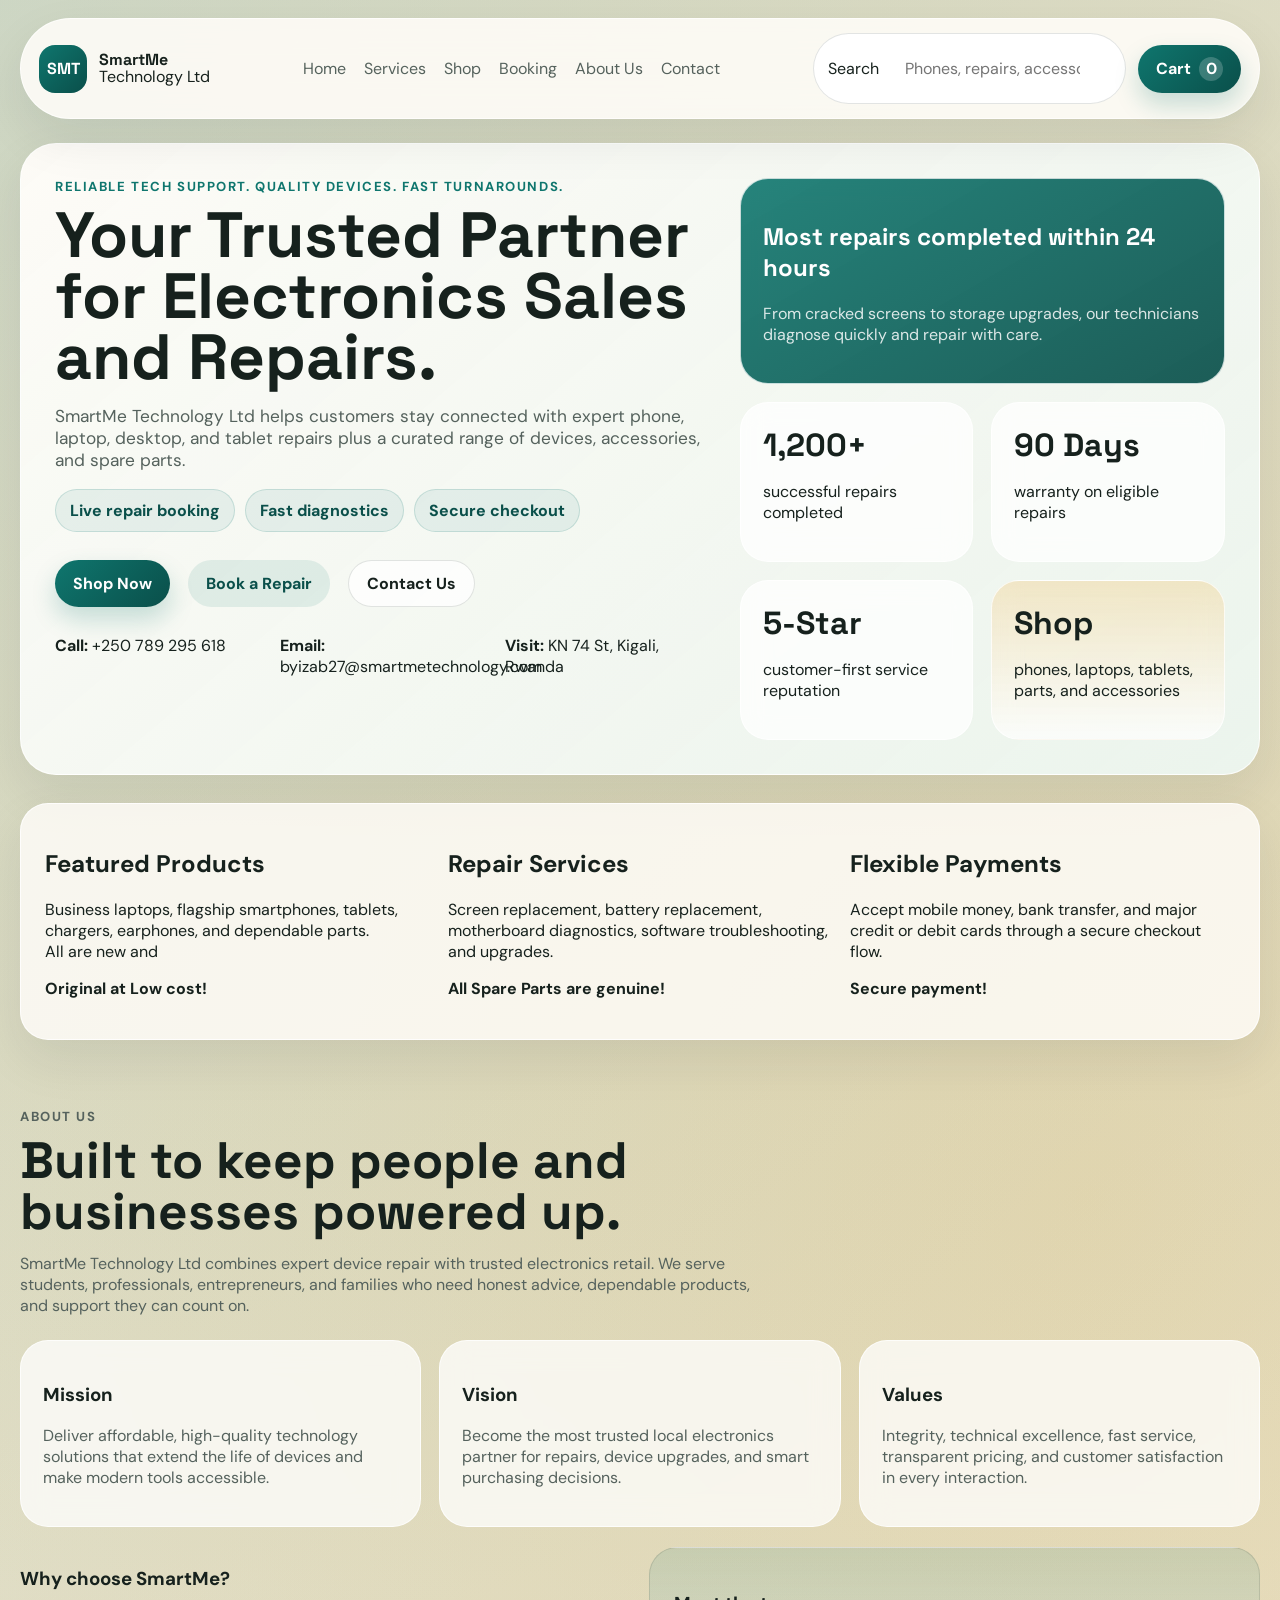
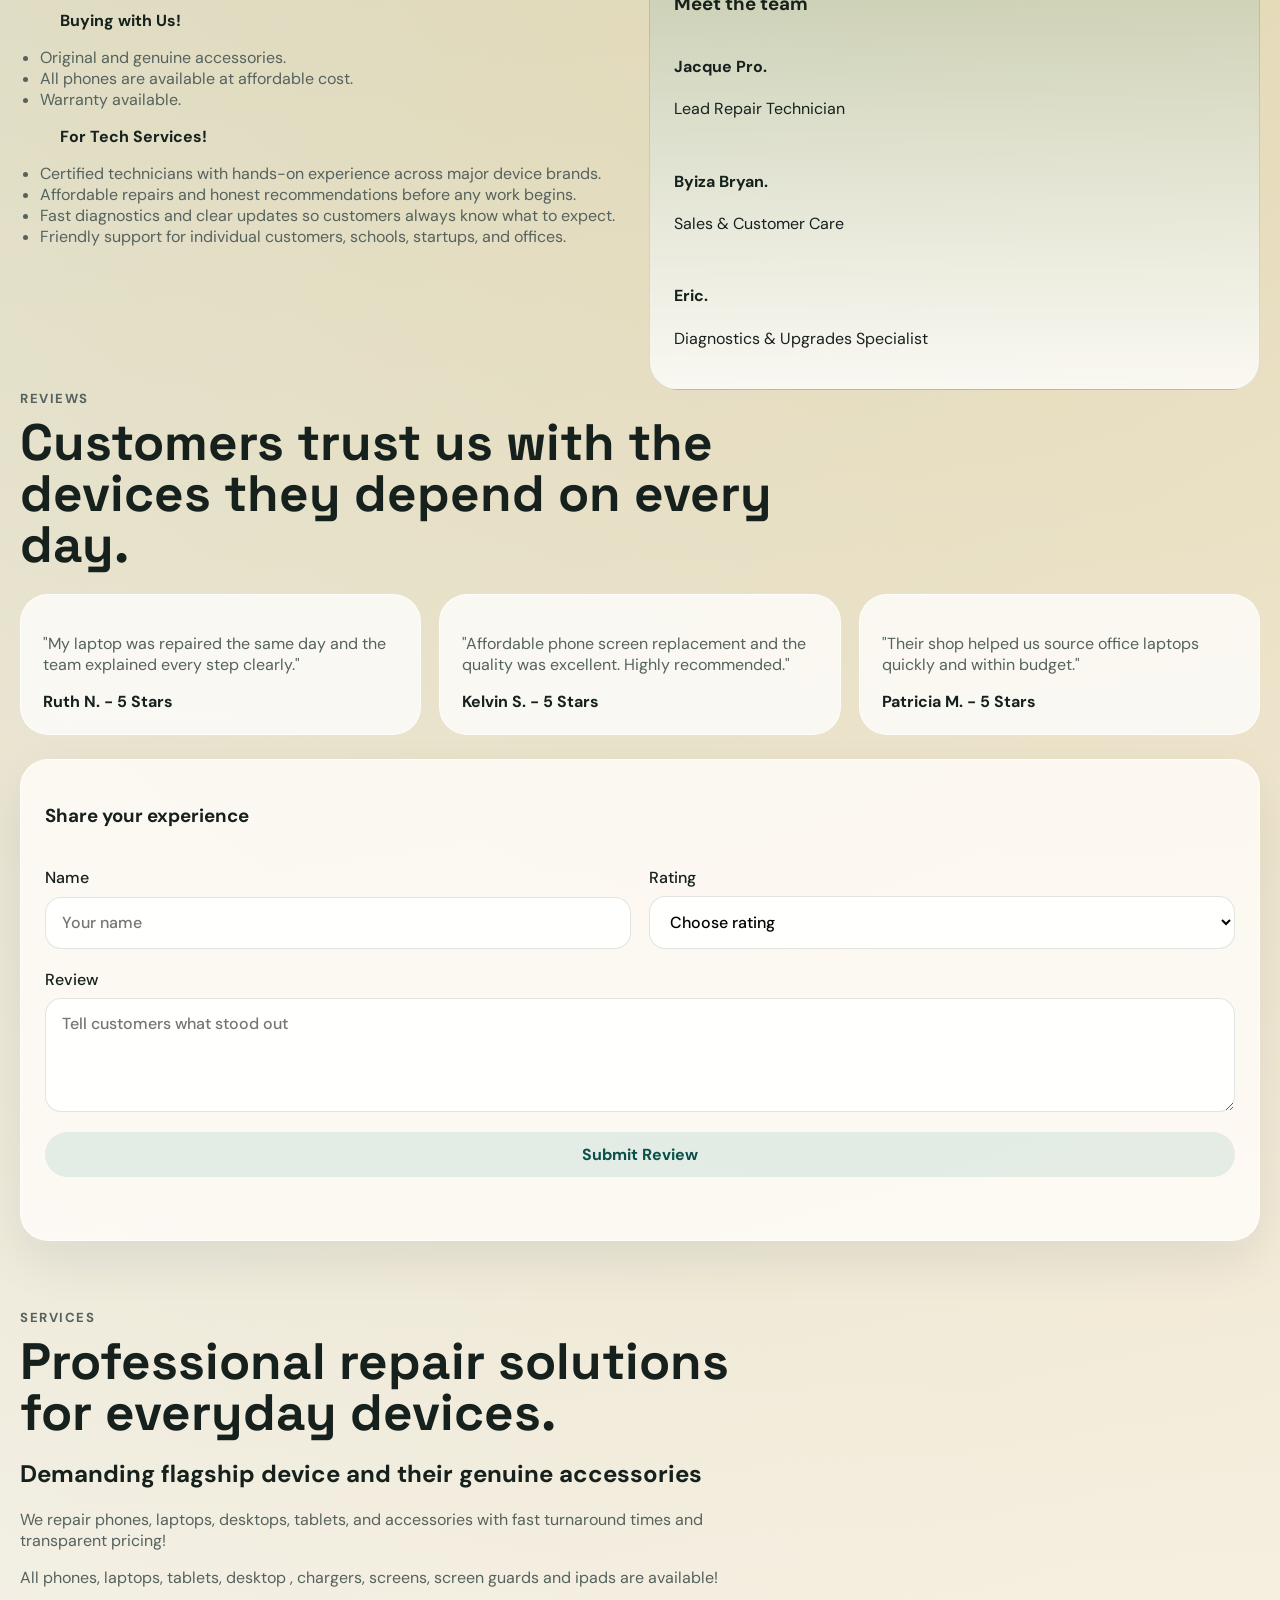
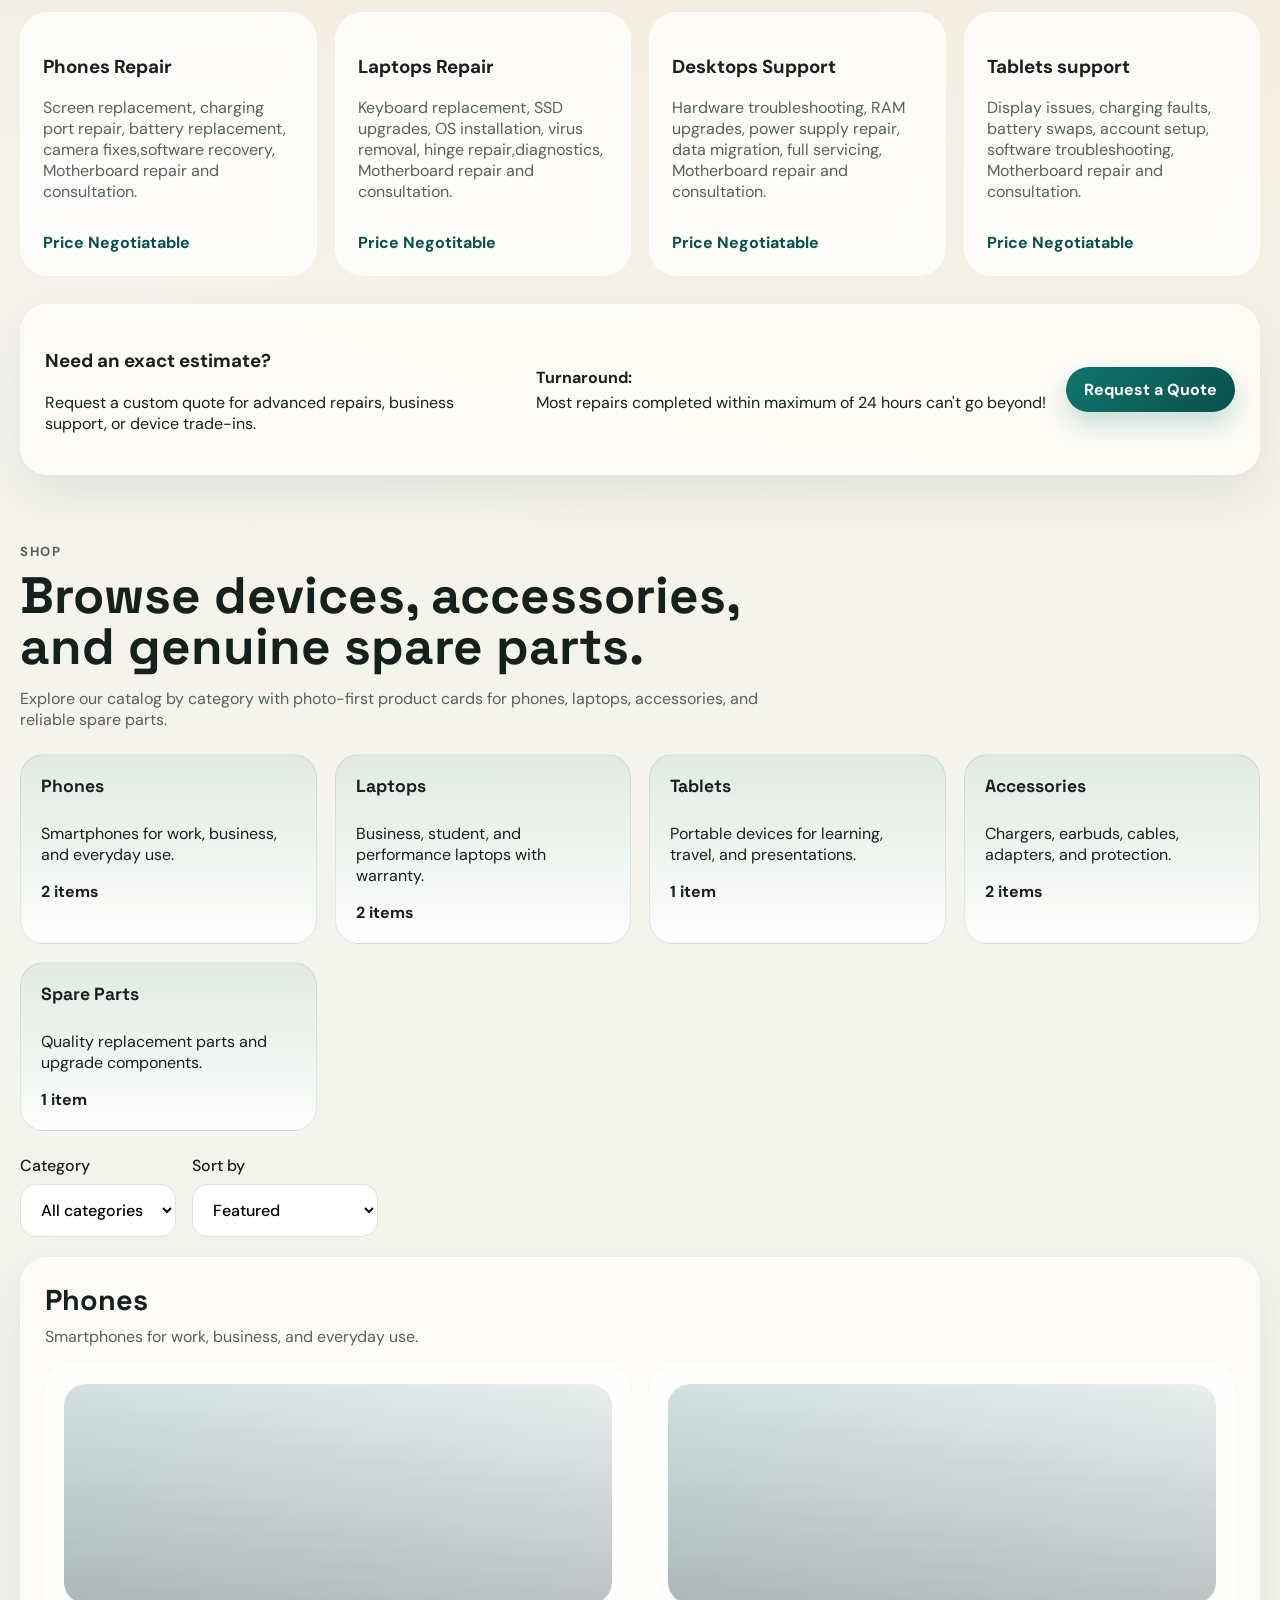
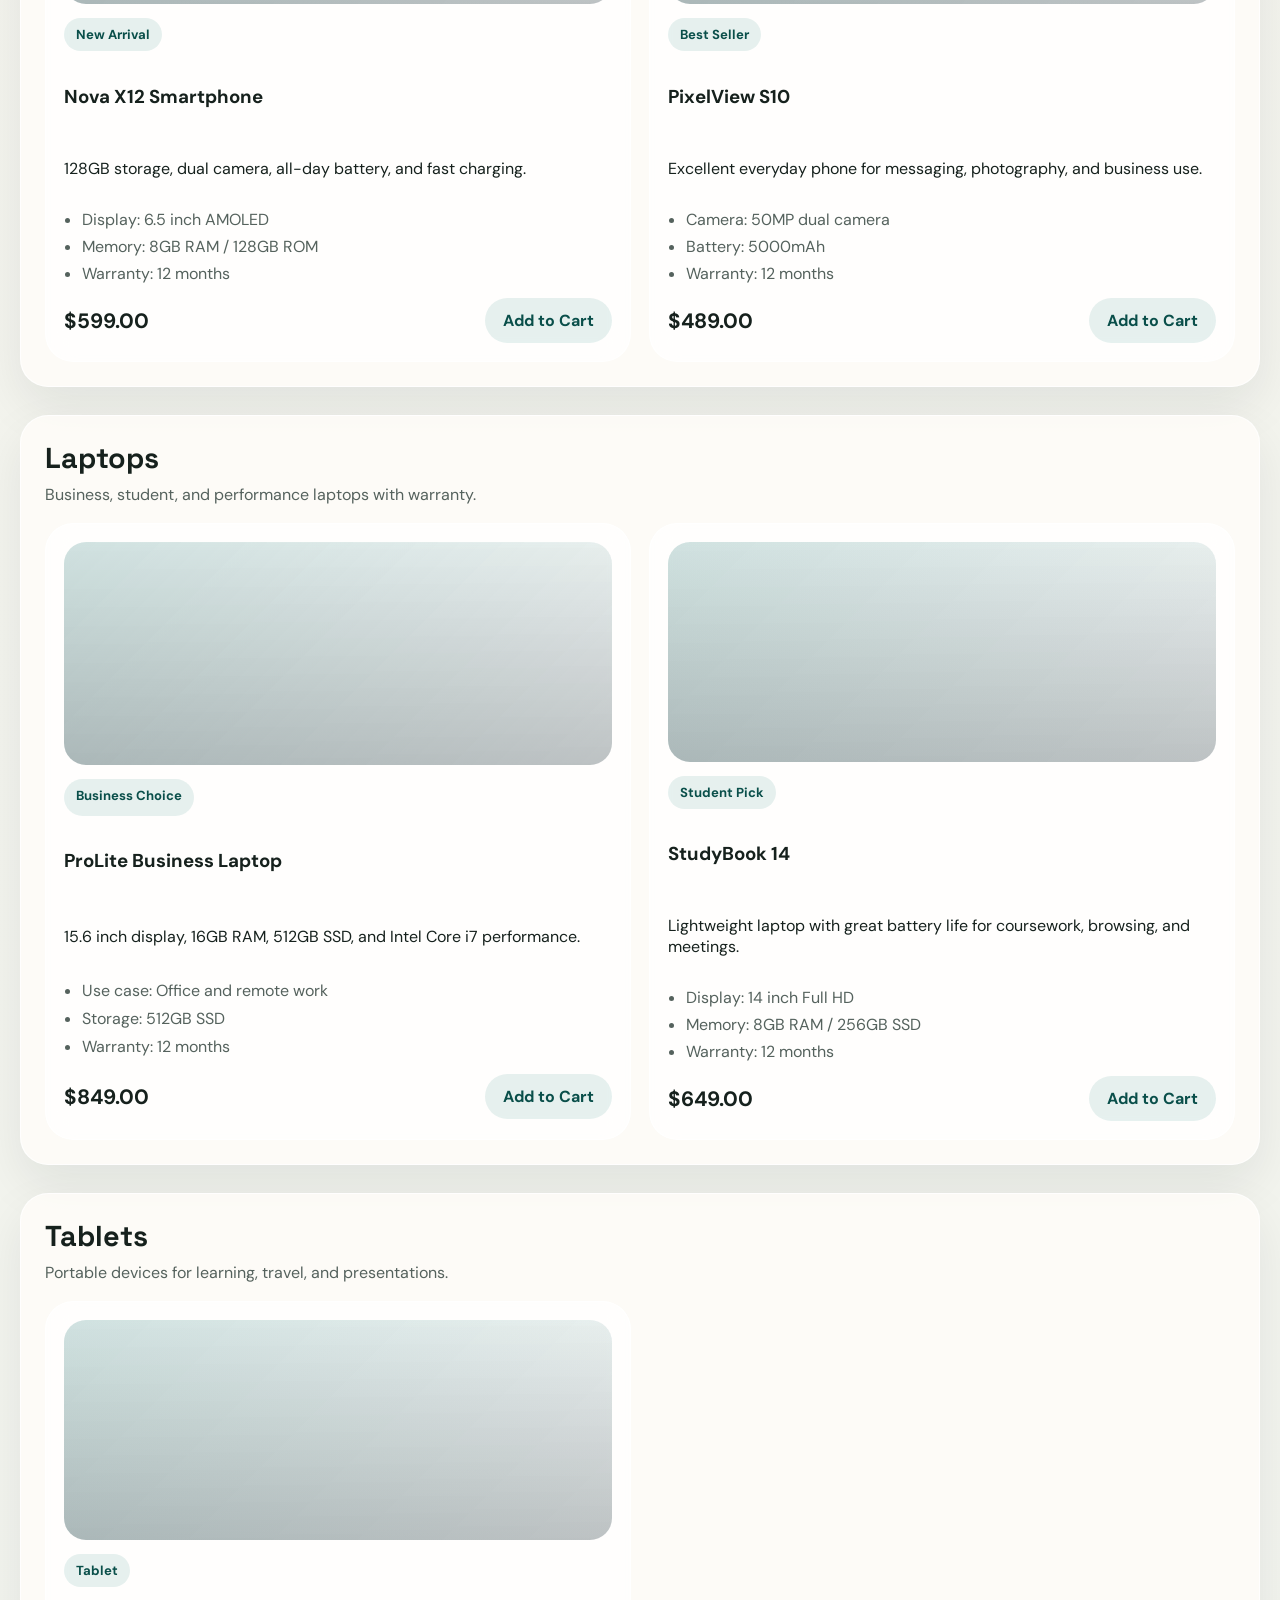
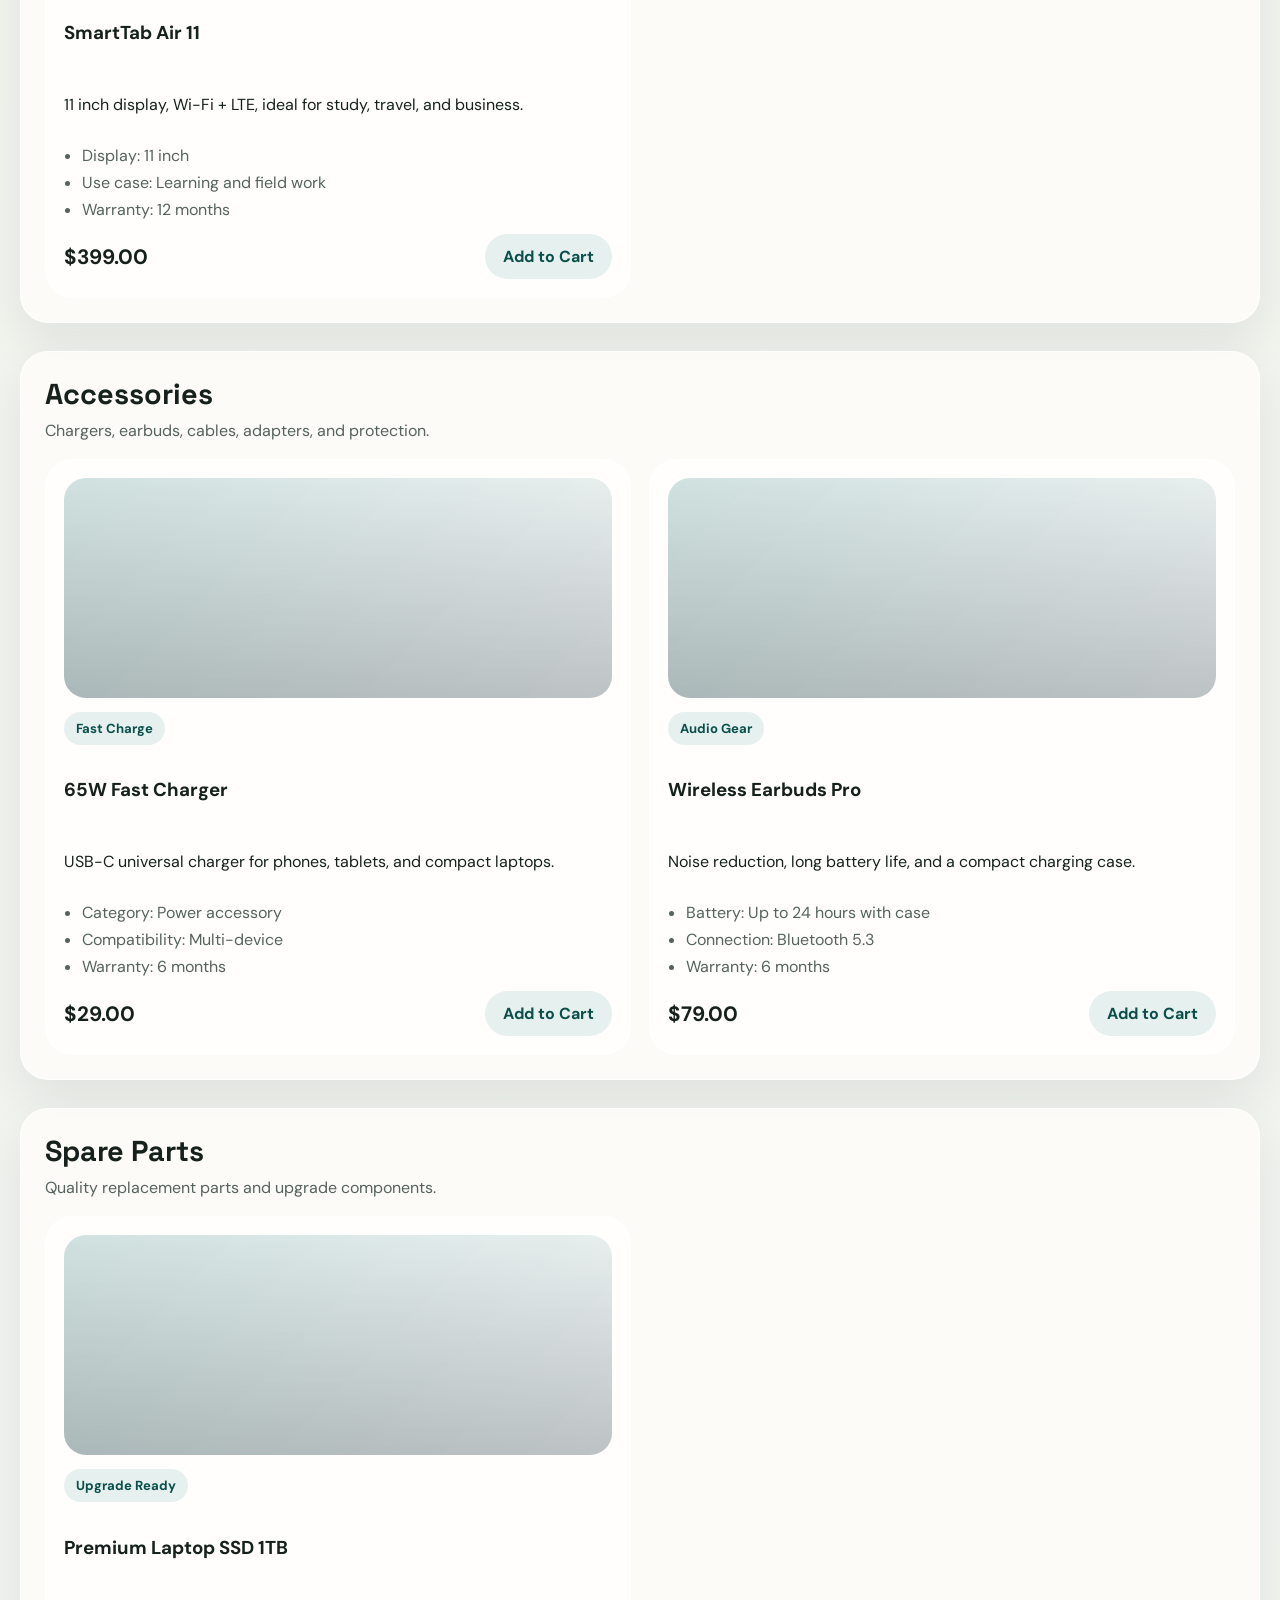
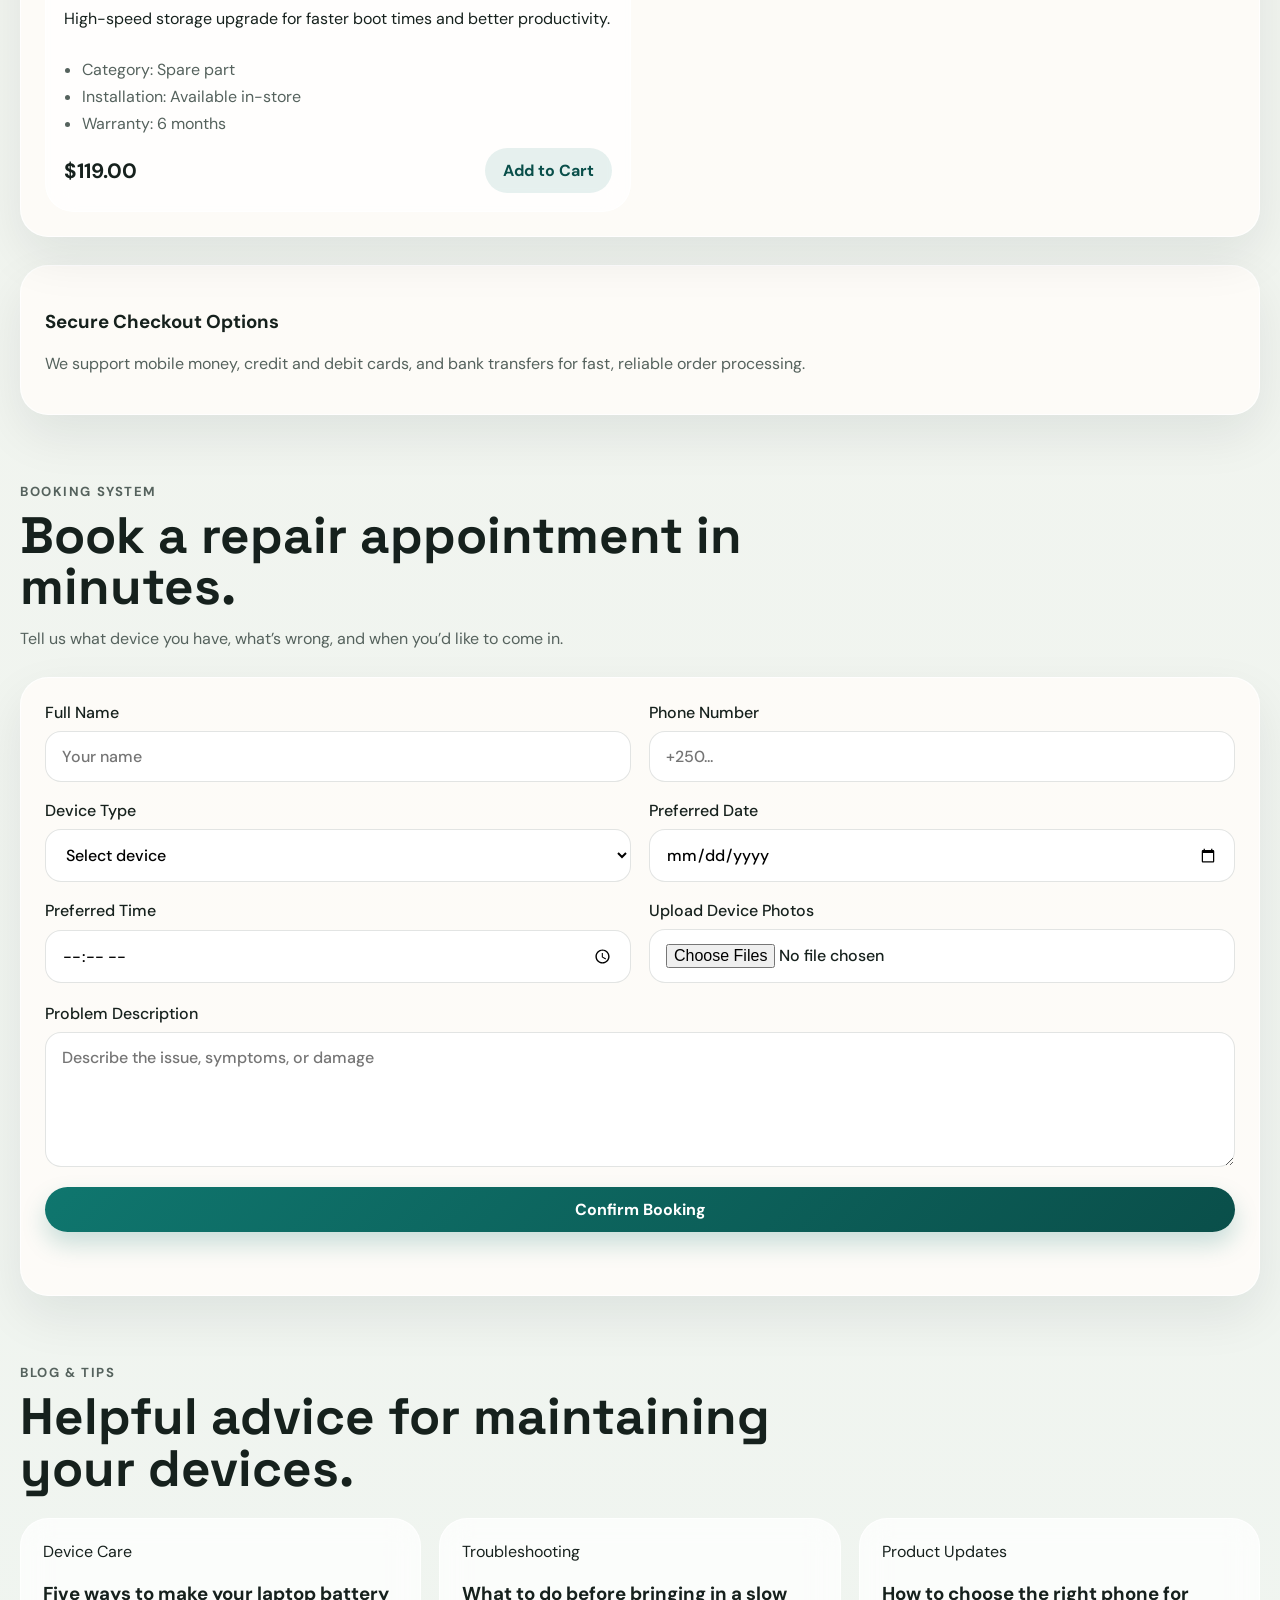
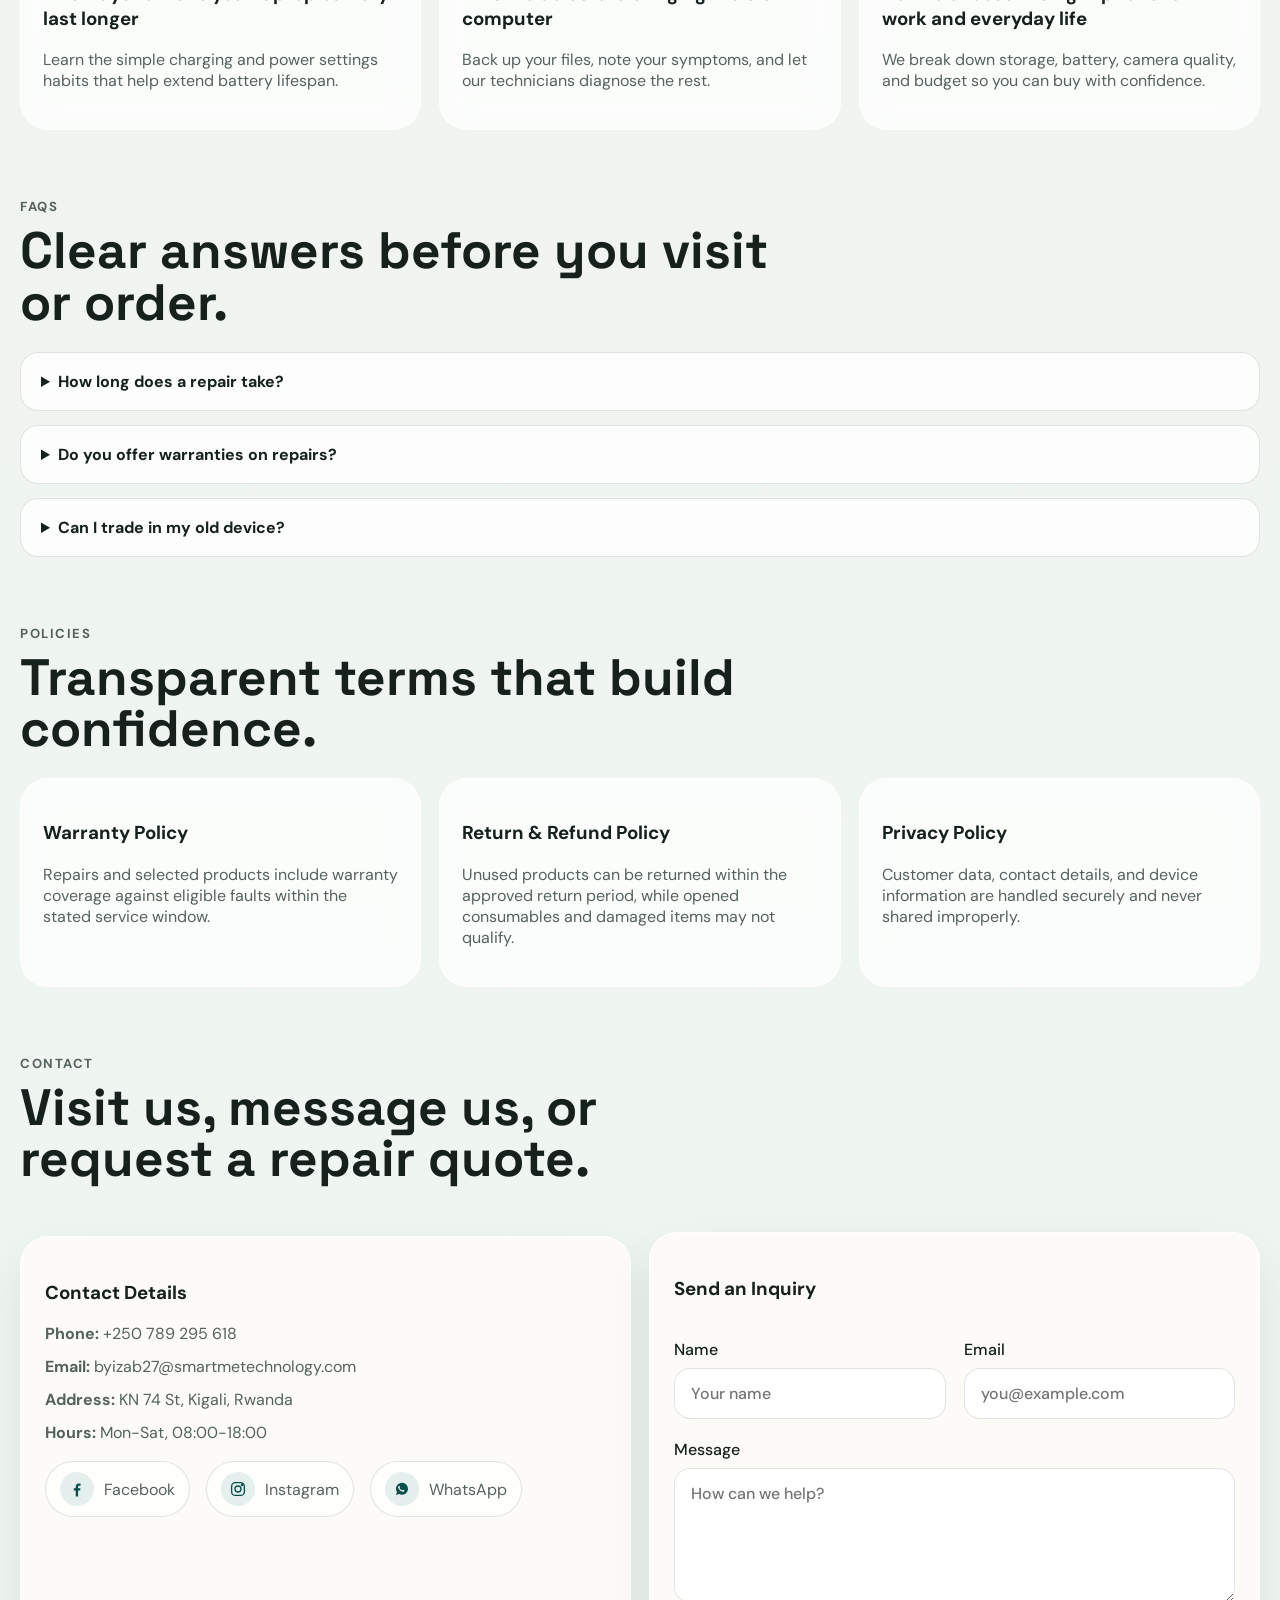
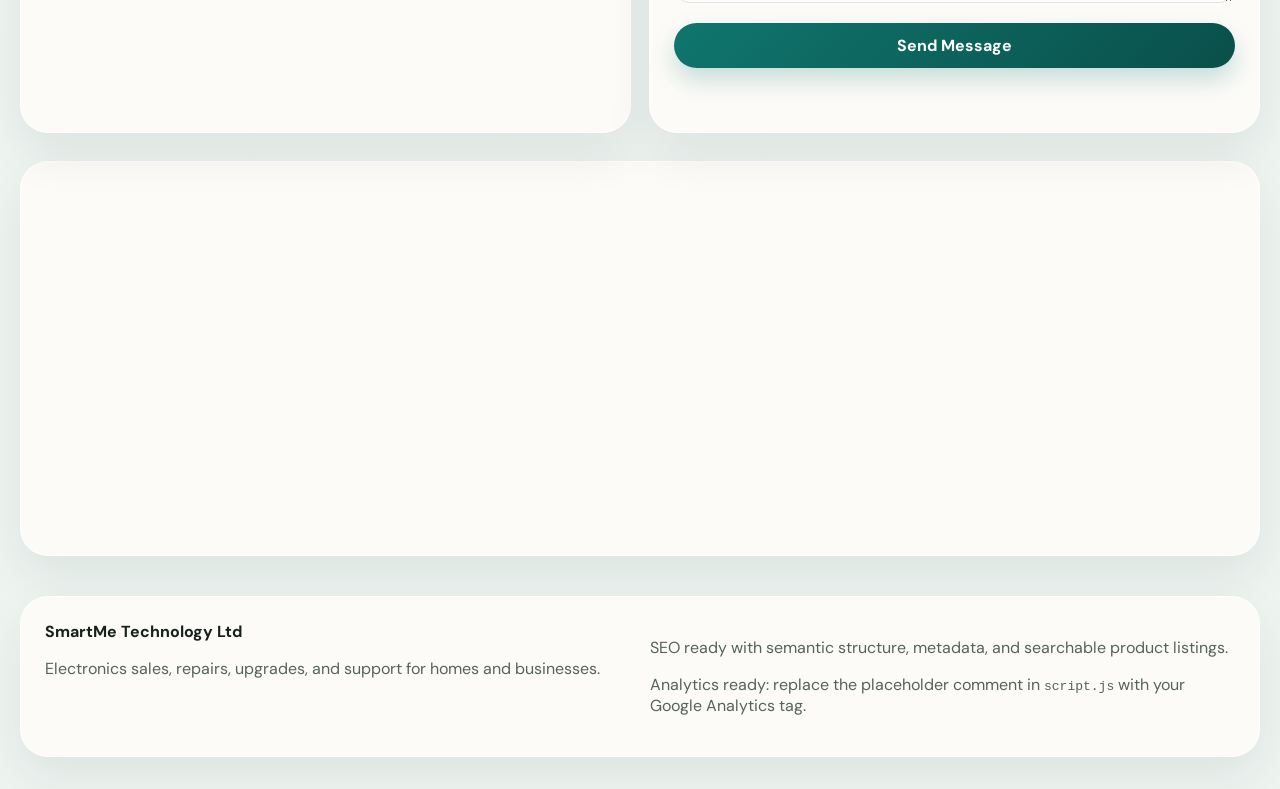
<file: index.html>
<!DOCTYPE html>
<html lang="en">
<head>
  <meta charset="UTF-8">
  <meta name="viewport" content="width=device-width, initial-scale=1.0">
  <title>SmartMe Technology Ltd | Electronics Sales & Repairs</title>
  <meta name="description" content="SmartMe Technology Ltd offers electronics sales, phone and laptop repairs, accessories, spare parts, and fast repair bookings for homes and businesses.">
  <meta name="keywords" content="electronics repair, phone repair, laptop repair, electronics shop, SmartMe Technology Ltd, tablets, accessories, spare parts">
  <meta name="theme-color" content="#0f766e">
  <meta property="og:title" content="SmartMe Technology Ltd">
  <meta property="og:description" content="Your trusted partner for electronics sales, repairs, accessories, and fast support.">
  <meta property="og:type" content="website">
  <meta property="og:image" content="https://images.unsplash.com/photo-1518770660439-4636190af475?auto=format&fit=crop&w=1200&q=80">
  <link rel="preconnect" href="https://fonts.googleapis.com">
  <link rel="preconnect" href="https://fonts.gstatic.com" crossorigin>
  <link href="https://fonts.googleapis.com/css2?family=Space+Grotesk:wght@400;500;700&family=DM+Sans:wght@400;500;700&display=swap" rel="stylesheet">
  <link rel="stylesheet" href="styles.css">
  <script type="application/ld+json">
    {
      "@context": "https://schema.org",
      "@type": "ElectronicsStore",
      "name": "SmartMe Technology Ltd",
      "description": "Electronics sales, device repairs, accessories, spare parts, and technical support.",
      "telephone": "+250 789 295 618",
      "email": "byizab27@smartmetechnology.com",
      "address": {
        "@type": "PostalAddress",
        "streetAddress": "KN 74 St",
        "addressLocality": "Kigali",
        "addressCountry": "RW"
      },
      "openingHours": "Mo-Sa 08:00-20:00",
      "url": "https://smartmetechnology.com"
    }
  </script>
</head>
<body>
  <div class="site-shell">
    <header class="topbar">
      <a class="brand" href="#home" aria-label="SmartMe Technology Ltd home">
        <span class="brand-mark">SMT</span>
        <span class="brand-text">
          <strong>SmartMe</strong>
          <span>Technology Ltd</span>
        </span>
      </a>
            <nav class="main-nav" aria-label="Primary navigation">
        <a href="#home">Home</a>
        <a href="#services">Services</a>
        <a href="#shop">Shop</a>
        <a href="#booking">Booking</a>
        <a href="#about">About Us</a>
        <a href="#contact">Contact</a>
      </nav>
      <div class="nav-actions">
        <label class="search-chip" for="site-search">
          <span>Search</span>
          <input id="site-search" type="search" placeholder="Phones, repairs, accessories">
        </label>
        <button class="cart-button" type="button" id="cart-button" aria-label="Open shopping cart">
          Cart
          <span id="cart-count">0</span>
        </button>
      </div>
    </header>

    <main>
      <section class="hero" id="home">
        <div class="hero-copy">
          <p class="eyebrow">Reliable tech support. Quality devices. Fast turnarounds.</p>
          <h1>Your Trusted Partner for Electronics Sales and Repairs.</h1>
          <p class="hero-text">
            SmartMe Technology Ltd helps customers stay connected with expert phone, laptop,
            desktop, and tablet repairs plus a curated range of devices, accessories, and spare parts.
          </p>
          <div class="hero-tags" aria-label="Technology service highlights">
            <span>Live repair booking</span>
            <span>Fast diagnostics</span>
            <span>Secure checkout</span>
          </div>
          <div class="hero-cta">
            <a class="button button-primary" href="#shop">Shop Now</a>
            <a class="button button-secondary" href="#booking">Book a Repair</a>
            <a class="button button-ghost" href="#contact">Contact Us</a>
          </div>
          <ul class="hero-contact">
            <li><strong>Call:</strong> +250 789 295 618</li>
            <li><strong>Email:</strong> byizab27@smartme<br>technology.com</br></li>
            <li><strong>Visit:</strong> KN 74 St, Kigali, Rwanda</li>
          </ul>
        </div>

        <div class="hero-panel">
          <div class="hero-card highlight-card">
            <h2>Most repairs completed within 24 hours</h2>
            <p>From cracked screens to storage upgrades, our technicians diagnose quickly and repair with care.</p>
          </div>
          <div class="hero-grid">
            <article class="hero-card">
              <span class="metric">1,200+</span>
              <p>successful repairs completed</p>
            </article>
            <article class="hero-card">
              <span class="metric">90 Days</span>
              <p>warranty on eligible repairs</p>
            </article>
            <article class="hero-card">
              <span class="metric">5-Star</span>
              <p>customer-first service reputation</p>
            </article>
            <article class="hero-card accent">
              <span class="metric">Shop</span>
              <p>phones, laptops, tablets, parts, and accessories</p>
            </article>
          </div>
        </div>
      </section>

      <section class="feature-strip" aria-label="Featured highlights">
        <article>
          <h2>Featured Products</h2>
          <p>Business laptops, flagship smartphones, tablets, chargers, earphones, and dependable parts.<br> All are new and</b><b><p>Original at Low cost!</p></b></p>
        </article>
        <article>
          <h2>Repair Services</h2>
          <p>Screen replacement, battery replacement, motherboard diagnostics, software troubleshooting, and upgrades.<b><p>All Spare Parts are genuine!</p></b></p>
        </article>
        <article>
          <h2>Flexible Payments</h2>
          <p>Accept mobile money, bank transfer, and major credit or debit cards through a secure checkout flow.<b><p>Secure payment!</p></b></p>
        </article>
      </section>

      <section class="section" id="about">
        <div class="section-heading">
          <p class="eyebrow">About Us</p>
          <h2>Built to keep people and businesses powered up.</h2>
          <p>
            SmartMe Technology Ltd combines expert device repair with trusted electronics retail.
            We serve students, professionals, entrepreneurs, and families who need honest advice,
            dependable products, and support they can count on.
          </p>
        </div>
        <div class="about-grid">
          <article class="info-card">
            <h3>Mission</h3>
            <p>Deliver affordable, high-quality technology solutions that extend the life of devices and make modern tools accessible.</p>
          </article>
          <article class="info-card">
            <h3>Vision</h3>
            <p>Become the most trusted local electronics partner for repairs, device upgrades, and smart purchasing decisions.</p>
          </article>
          <article class="info-card">
            <h3>Values</h3>
            <p>Integrity, technical excellence, fast service, transparent pricing, and customer satisfaction in every interaction.</p>
          </article>
        </div>
        <div class="choose-grid">
          <div class="choose-copy">
            <h3>Why choose SmartMe?</h3>
            <ol type="1"><b><p>Buying with Us!</p></b></ol>
            <ul class="check-list">
              <li>Original and genuine accessories.</li>
              <li>All phones are available at affordable cost.</li>
              <li>Warranty available.</li>
            </ul>
            <ol type="1"><b><p>For Tech Services!</p></b></ol>
            <ul class="check-list">
              <li>Certified technicians with hands-on experience across major device brands.</li>
              <li>Affordable repairs and honest recommendations before any work begins.</li>
              <li>Fast diagnostics and clear updates so customers always know what to expect.</li>
              <li>Friendly support for individual customers, schools, startups, and offices.</li>
            </ul>
          </div>
          <div class="team-card">
            <h3>Meet the team</h3>
            <div class="team-list">
              <article><h4>Jacque Pro.</h4><p>Lead Repair Technician</p></article>
              <article><h4>Byiza Bryan.</h4>Sales & Customer Care</p></article>
              <article><h4>Eric.</h4><p>Diagnostics & Upgrades Specialist</p></article>
            </div>
          </div>
        </div>

        <div class="about-reviews">
          <div class="section-heading">
            <p class="eyebrow">Reviews</p>
            <h2>Customers trust us with the devices they depend on every day.</h2>
          </div>
          <div class="review-grid" id="review-list">
            <article class="review-card"><p>"My laptop was repaired the same day and the team explained every step clearly."</p><strong>Ruth N.</strong></article>
            <article class="review-card"><p>"Affordable phone screen replacement and the quality was excellent. Highly recommended."</p><strong>Kelvin S.</strong></article>
            <article class="review-card"><p>"Their shop helped us source office laptops quickly and within budget."</p><strong>Patricia M.</strong></article>
          </div>
          <form class="form-card compact-form" id="review-form">
            <h3>Share your experience</h3>
            <div class="form-grid">
              <label>Name<input type="text" name="reviewer" placeholder="Your name" required></label>
              <label>Rating
                <select name="rating" required>
                  <option value="">Choose rating</option>
                  <option>5 Stars</option>
                  <option>4 Stars</option>
                  <option>3 Stars</option>
                </select>
              </label>
            </div>
            <label>Review
              <textarea name="comment" rows="4" placeholder="Tell customers what stood out" required></textarea>
            </label>
            <button class="button button-secondary" type="submit">Submit Review</button>
            <p class="form-feedback" id="review-feedback" aria-live="polite"></p>
          </form>
        </div>
      </section>

      <section class="section" id="services">
        <div class="section-heading">
          <p class="eyebrow">Services</p>
          <h2>Professional repair solutions for everyday devices.</h2>
          <h1>Demanding flagship device and their genuine accessories</h1>
          <p>We repair phones, laptops, desktops, tablets, and accessories with fast turnaround times and transparent pricing!</p>
          <p>All phones, laptops, tablets, desktop , chargers, screens, screen guards and ipads are available!</p>
        </div>
        <div class="service-grid">
          <article class="service-card"><h3>Phones Repair</h3><p>Screen replacement, charging port repair, battery replacement, camera fixes,software recovery, Motherboard repair and consultation.</p><span>Price Negotiatable </span></article>
          <article class="service-card"><h3>Laptops Repair</h3><p>Keyboard replacement, SSD upgrades, OS installation, virus removal, hinge repair,diagnostics, Motherboard repair and consultation.</p><span>Price Negotitable</span></article>
          <article class="service-card"><h3>Desktops Support</h3><p>Hardware troubleshooting, RAM upgrades, power supply repair, data migration, full servicing, Motherboard repair and consultation.</p><span>Price Negotiatable</span></article>
          <article class="service-card"><h3>Tablets support</h3><p>Display issues, charging faults, battery swaps, account setup, software troubleshooting, Motherboard repair and consultation.</p><span>Price Negotiatable</span></article>
        </div>
        <div class="service-banner">
          <div>
            <h3>Need an exact estimate?</h3>
            <p>Request a custom quote for advanced repairs, business support, or device trade-ins.</p>
          </div>
          <div class="banner-meta">
            <strong>Turnaround:</strong>
            <span>Most repairs completed within maximum of 24 hours can't go beyond!</span>
          </div>
          <a class="button button-primary" href="#booking">Request a Quote</a>
        </div>
      </section>

      <section class="section" id="shop">
        <div class="section-heading">
          <p class="eyebrow">Shop</p>
          <h2>Browse devices, accessories, and genuine spare parts.</h2>
          <p>Explore our catalog by category with photo-first product cards for phones, laptops, accessories, and reliable spare parts.</p>
        </div>
        <div class="shop-categories">
          <article class="category-tile"><span class="category-label">Phones</span><p>Smartphones for work, business, and everyday use.</p></article>
          <article class="category-tile"><span class="category-label">Laptops</span><p>Business, student, and performance laptops with warranty.</p></article>
          <article class="category-tile"><span class="category-label">Accessories</span><p>Chargers, earbuds, cables, adapters, and device protection.</p></article>
          <article class="category-tile"><span class="category-label">Spare Parts</span><p>Storage, batteries, displays, and genuine replacement components.</p></article>
        </div>
        <div class="shop-toolbar">
          <label>Category
            <select id="category-filter">
              <option value="all">All categories</option>
              <option value="laptop">Laptops</option>
              <option value="phone">Phones</option>
              <option value="tablet">Tablets</option>
              <option value="accessory">Accessories</option>
              <option value="part">Spare Parts</option>
            </select>
          </label>
          <label>Sort by
            <select id="sort-filter">
              <option value="featured">Featured</option>
              <option value="price-low">Price: Low to High</option>
              <option value="price-high">Price: High to Low</option>
              <option value="name">Name</option>
            </select>
          </label>
        </div>
        <div class="shop-groups" id="shop-groups">
          <section class="product-section" data-section-category="phone">
            <div class="product-section-heading">
              <h3>Phones</h3>
              <p>Popular smartphones with strong battery life, camera quality, and dependable performance.</p>
            </div>
            <div class="product-grid">
              <article class="product-card" data-category="phone" data-name="Nova X12 Smartphone" data-price="599">
                <div class="product-image photo phone-photo-1"></div>
                <span class="product-badge">New Arrival</span>
                <h3>Nova X12 Smartphone</h3>
                <p>128GB storage, dual camera, all-day battery, and fast charging.</p>
                <ul class="product-specs"><li>Display: 6.5 inch AMOLED</li><li>Memory: 8GB RAM / 128GB ROM</li><li>Warranty: 12 months</li></ul>
                <div class="product-meta"><span>$599</span><button type="button" class="button button-secondary add-to-cart" data-product="Nova X12 Smartphone" data-price="599">Add to Cart</button></div>
              </article>
              <article class="product-card" data-category="phone" data-name="PixelView S10" data-price="489">
                <div class="product-image photo phone-photo-2"></div>
                <span class="product-badge">Best Seller</span>
                <h3>PixelView S10</h3>
                <p>Excellent everyday phone for messaging, photography, and business use.</p>
                <ul class="product-specs"><li>Camera: 50MP dual camera</li><li>Battery: 5000mAh</li><li>Warranty: 12 months</li></ul>
                <div class="product-meta"><span>$489</span><button type="button" class="button button-secondary add-to-cart" data-product="PixelView S10" data-price="489">Add to Cart</button></div>
              </article>
            </div>
          </section>
          <section class="product-section" data-section-category="laptop">
            <div class="product-section-heading">
              <h3>Laptops</h3>
              <p>Professional and student laptops for office tasks, online learning, and creative work.</p>
            </div>
            <div class="product-grid">
              <article class="product-card" data-category="laptop" data-name="ProLite Business Laptop" data-price="849">
                <div class="product-image photo laptop-photo-1"></div>
                <span class="product-badge">Business Choice</span>
                <h3>ProLite Business Laptop</h3>
                <p>15.6&quot; display, 16GB RAM, 512GB SSD, and Intel Core i7 performance.</p>
                <ul class="product-specs"><li>Use case: Office and remote work</li><li>Storage: 512GB SSD</li><li>Warranty: 12 months</li></ul>
                <div class="product-meta"><span>$849</span><button type="button" class="button button-secondary add-to-cart" data-product="ProLite Business Laptop" data-price="849">Add to Cart</button></div>
              </article>
              <article class="product-card" data-category="laptop" data-name="StudyBook 14" data-price="649">
                <div class="product-image photo laptop-photo-2"></div>
                <span class="product-badge">Student Pick</span>
                <h3>StudyBook 14</h3>
                <p>Lightweight laptop with great battery life for coursework, browsing, and meetings.</p>
                <ul class="product-specs"><li>Display: 14 inch Full HD</li><li>Memory: 8GB RAM / 256GB SSD</li><li>Warranty: 12 months</li></ul>
                <div class="product-meta"><span>$649</span><button type="button" class="button button-secondary add-to-cart" data-product="StudyBook 14" data-price="649">Add to Cart</button></div>
              </article>
            </div>
          </section>
          <section class="product-section" data-section-category="accessory">
            <div class="product-section-heading">
              <h3>Accessories</h3>
              <p>Chargers, earbuds, cables, and essential extras that keep devices powered and protected.</p>
            </div>
            <div class="product-grid">
              <article class="product-card" data-category="accessory" data-name="65W Fast Charger" data-price="29">
                <div class="product-image photo accessory-photo-1"></div>
                <span class="product-badge">Fast Charge</span>
                <h3>65W Fast Charger</h3>
                <p>USB-C universal charger for phones, tablets, and compact laptops.</p>
                <ul class="product-specs"><li>Category: Power accessory</li><li>Compatibility: Multi-device</li><li>Warranty: 6 months</li></ul>
                <div class="product-meta"><span>$29</span><button type="button" class="button button-secondary add-to-cart" data-product="65W Fast Charger" data-price="29">Add to Cart</button></div>
              </article>
              <article class="product-card" data-category="accessory" data-name="Wireless Earbuds Pro" data-price="79">
                <div class="product-image photo accessory-photo-2"></div>
                <span class="product-badge">Audio Gear</span>
                <h3>Wireless Earbuds Pro</h3>
                <p>Noise reduction, long battery life, and a compact charging case.</p>
                <ul class="product-specs"><li>Battery: Up to 24 hours with case</li><li>Connection: Bluetooth 5.3</li><li>Warranty: 6 months</li></ul>
                <div class="product-meta"><span>$79</span><button type="button" class="button button-secondary add-to-cart" data-product="Wireless Earbuds Pro" data-price="79">Add to Cart</button></div>
              </article>
            </div>
          </section>
          <section class="product-section" data-section-category="part">
            <div class="product-section-heading">
              <h3>Spare Parts</h3>
              <p>Quality replacement parts for upgrades, repairs, and better device performance.</p>
            </div>
            <div class="product-grid">
              <article class="product-card" data-category="part" data-name="Premium Laptop SSD 1TB" data-price="119">
                <div class="product-image photo part-photo-1"></div>
                <span class="product-badge">Upgrade Ready</span>
                <h3>Premium Laptop SSD 1TB</h3>
                <p>High-speed storage upgrade for faster boot times and better productivity.</p>
                <ul class="product-specs"><li>Category: Spare part</li><li>Installation: Available in-store</li><li>Warranty: 6 months</li></ul>
                <div class="product-meta"><span>$119</span><button type="button" class="button button-secondary add-to-cart" data-product="Premium Laptop SSD 1TB" data-price="119">Add to Cart</button></div>
              </article>
              <article class="product-card" data-category="tablet" data-name="SmartTab Air 11" data-price="399">
                <div class="product-image photo tablet-photo-1"></div>
                <span class="product-badge">Tablet</span>
                <h3>SmartTab Air 11</h3>
                <p>11&quot; display, Wi-Fi + LTE, ideal for study, travel, and business.</p>
                <ul class="product-specs"><li>Display: 11 inch</li><li>Use case: Learning and field work</li><li>Warranty: 12 months</li></ul>
                <div class="product-meta"><span>$399</span><button type="button" class="button button-secondary add-to-cart" data-product="SmartTab Air 11" data-price="399">Add to Cart</button></div>
              </article>
            </div>
          </section>
        </div>
        <div class="checkout-card">
          <h3>Secure Checkout Options</h3>
          <p>We support mobile money, credit and debit cards, and bank transfers for fast, reliable order processing.</p>
        </div>
      </section>

      <section class="section" id="booking">
        <div class="section-heading">
          <p class="eyebrow">Booking System</p>
          <h2>Book a repair appointment in minutes.</h2>
          <p>Tell us what device you have, what’s wrong, and when you’d like to come in.</p>
        </div>
        <form class="form-card" id="booking-form">
          <div class="form-grid">
            <label>Full Name<input type="text" name="name" placeholder="Your name" required></label>
            <label>Phone Number<input type="tel" name="phone" placeholder="+250..." required></label>
            <label>Device Type
              <select name="device" required>
                <option value="">Select device</option>
                <option>Iphone </option>
                <option>Samsung </option>
                <option>Google pixel </option>
                <option>Sonny</option>
                <option>Acquos </option>
                <option>Readme/realme </option>
                <option>Huwaei/Honnor </option>
                <option>Laptop any kind</option>
                <option>Desktop any kind</option>
                <option>Tablet any kind</option>
                <option>Others </option>
              </select>
            </label>
            <label>Preferred Date<input type="date" name="date" required></label>
            <label>Preferred Time<input type="time" name="time" required></label>
            <label>Upload Device Photos<input type="file" name="photos" accept="image/*" multiple></label>
          </div>
          <label>Problem Description
            <textarea name="issue" rows="5" placeholder="Describe the issue, symptoms, or damage" required></textarea>
          </label>
          <button class="button button-primary" type="submit">Confirm Booking</button>
          <p class="form-feedback" id="booking-feedback" aria-live="polite"></p>
        </form>
      </section>


      <section class="section">
        <div class="section-heading">
          <p class="eyebrow">Blog & Tips</p>
          <h2>Helpful advice for maintaining your devices.</h2>
        </div>
        <div class="blog-grid">
          <article class="blog-card"><span>Device Care</span><h3>Five ways to make your laptop battery last longer</h3><p>Learn the simple charging and power settings habits that help extend battery lifespan.</p></article>
          <article class="blog-card"><span>Troubleshooting</span><h3>What to do before bringing in a slow computer</h3><p>Back up your files, note your symptoms, and let our technicians diagnose the rest.</p></article>
          <article class="blog-card"><span>Product Updates</span><h3>How to choose the right phone for work and everyday life</h3><p>We break down storage, battery, camera quality, and budget so you can buy with confidence.</p></article>
        </div>
      </section>

      <section class="section" id="faqs">
        <div class="section-heading">
          <p class="eyebrow">FAQs</p>
          <h2>Clear answers before you visit or order.</h2>
        </div>
        <div class="faq-list">
          <details><summary>How long does a repair take?</summary><p>Most common repairs are completed within 24 hours, while advanced board-level or parts-order repairs may take longer.</p></details>
          <details><summary>Do you offer warranties on repairs?</summary><p>Yes. Eligible repairs include a limited warranty of up to 90 days depending on the part and service provided.</p></details>
          <details><summary>Can I trade in my old device?</summary><p>Yes. We assess eligible devices for trade-in value which can be applied toward selected upgrades or purchases.</p></details>
        </div>
      </section>

      <section class="section policy-section" id="policies">
        <div class="section-heading">
          <p class="eyebrow">Policies</p>
          <h2>Transparent terms that build confidence.</h2>
        </div>
        <div class="policy-grid">
          <article class="info-card"><h3>Warranty Policy</h3><p>Repairs and selected products include warranty coverage against eligible faults within the stated service window.</p></article>
          <article class="info-card"><h3>Return & Refund Policy</h3><p>Unused products can be returned within the approved return period, while opened consumables and damaged items may not qualify.</p></article>
          <article class="info-card"><h3>Privacy Policy</h3><p>Customer data, contact details, and device information are handled securely and never shared improperly.</p></article>
        </div>
      </section>

      <section class="section" id="contact">
        <div class="section-heading">
          <p class="eyebrow">Contact</p>
          <h2>Visit us, message us, or request a repair quote.</h2>
        </div>
        <div class="contact-layout">
          <div class="contact-card">
            <h3>Contact Details</h3>
            <ul class="contact-list">
              <li><strong>Phone:</strong> +250 789 295 618</li>
              <li><strong>Email:</strong> byizab27@smartmetechnology.com</li>
              <li><strong>Address:</strong> KN 74 St, Kigali, Rwanda</li>
              <li><strong>Hours:</strong> Mon-Sat, 08:00-18:00</li>
            </ul>
            <div class="social-links">
              <a href="https://facebook.com" target="_blank" rel="noreferrer" aria-label="Facebook">
                <span class="social-icon" aria-hidden="true">
                  <svg viewBox="0 0 24 24" fill="currentColor">
                    <path d="M13.5 22v-8h2.7l.4-3h-3.1V9.1c0-.9.3-1.6 1.7-1.6H16.7V4.8c-.3 0-1.3-.1-2.4-.1-2.4 0-4 1.5-4 4.2V11H7.7v3h2.6v8h3.2Z"/>
                  </svg>
                </span>
                <span>Facebook</span>
              </a>
              <a href="https://instagram.com" target="_blank" rel="noreferrer" aria-label="Instagram">
                <span class="social-icon" aria-hidden="true">
                  <svg viewBox="0 0 24 24" fill="none" stroke="currentColor" stroke-width="1.8">
                    <rect x="3.5" y="3.5" width="17" height="17" rx="5"></rect>
                    <circle cx="12" cy="12" r="4"></circle>
                    <circle cx="17.5" cy="6.5" r="1"></circle>
                  </svg>
                </span>
                <span>Instagram</span>
              </a>
              <a href="https://wa.me/250789295618" target="_blank" rel="noreferrer" aria-label="WhatsApp">
                <span class="social-icon" aria-hidden="true">
                  <svg viewBox="0 0 24 24" fill="currentColor">
                    <path d="M20 11.9A8 8 0 0 1 8.2 18.8L4 20l1.3-4A8 8 0 1 1 20 11.9Zm-4.7 2.2-.6-.3-1.2-.7c-.2-.1-.4-.1-.5.1l-.4.5c-.1.1-.3.2-.5.1a6.5 6.5 0 0 1-3.2-2.8c-.1-.2-.1-.4 0-.5l.4-.4c.1-.1.2-.3.1-.5l-.5-1.3c-.1-.3-.3-.4-.5-.4h-.4c-.1 0-.3.1-.4.2-.4.4-.7 1-.7 1.6 0 .5.2 1 .5 1.5a8.7 8.7 0 0 0 4.9 4.3c.5.2 1 .3 1.4.2.4-.1 1.2-.5 1.4-1 .2-.5.2-.9.1-1Z"/>
                  </svg>
                </span>
                <span>WhatsApp</span>
              </a>
            </div>
          </div>
          <form class="form-card compact-form" id="contact-form">
            <h3>Send an Inquiry</h3>
            <div class="form-grid">
              <label>Name<input type="text" name="name" placeholder="Your name" required></label>
              <label>Email<input type="email" name="email" placeholder="you@example.com" required></label>
            </div>
            <label>Message
              <textarea name="message" rows="5" placeholder="How can we help?" required></textarea>
            </label>
            <button class="button button-primary" type="submit">Send Message</button>
            <p class="form-feedback" id="contact-feedback" aria-live="polite"></p>
          </form>
        </div>
        <div class="map-card">
          <iframe title="SmartMe Technology Ltd location" src="https://www.google.com/maps?q=KN%2074%20St%20Kigali%20Rwanda&output=embed" loading="lazy" referrerpolicy="no-referrer-when-downgrade"></iframe>
        </div>
      </section>
    </main>

    <button class="cart-overlay" id="cart-overlay" type="button" aria-label="Close cart"></button>
    <aside class="cart-drawer" id="cart-drawer" aria-hidden="true">
      <div class="cart-header">
        <h2>Your Cart</h2>
        <button type="button" id="close-cart" class="close-cart-button" aria-label="Close cart">X</button>
      </div>
      <div id="cart-items" class="cart-items"></div>
      <div class="cart-footer">
        <p>Total: <strong id="cart-total">$0</strong></p>
        <button class="button button-primary" type="button">Proceed to Checkout</button>
      </div>
    </aside>

    <footer class="footer">
      <div>
        <strong>SmartMe Technology Ltd</strong>
        <p>Electronics sales, repairs, upgrades, and support for homes and businesses.</p>
      </div>
      <div>
        <p>SEO ready with semantic structure, metadata, and searchable product listings.</p>
        <p>Analytics ready: replace the placeholder comment in <code>script.js</code> with your Google Analytics tag.</p>
      </div>
    </footer>
  </div>
  <script src="site-data.js"></script>
  <script src="script.js"></script>
</body>
</html>
</file>
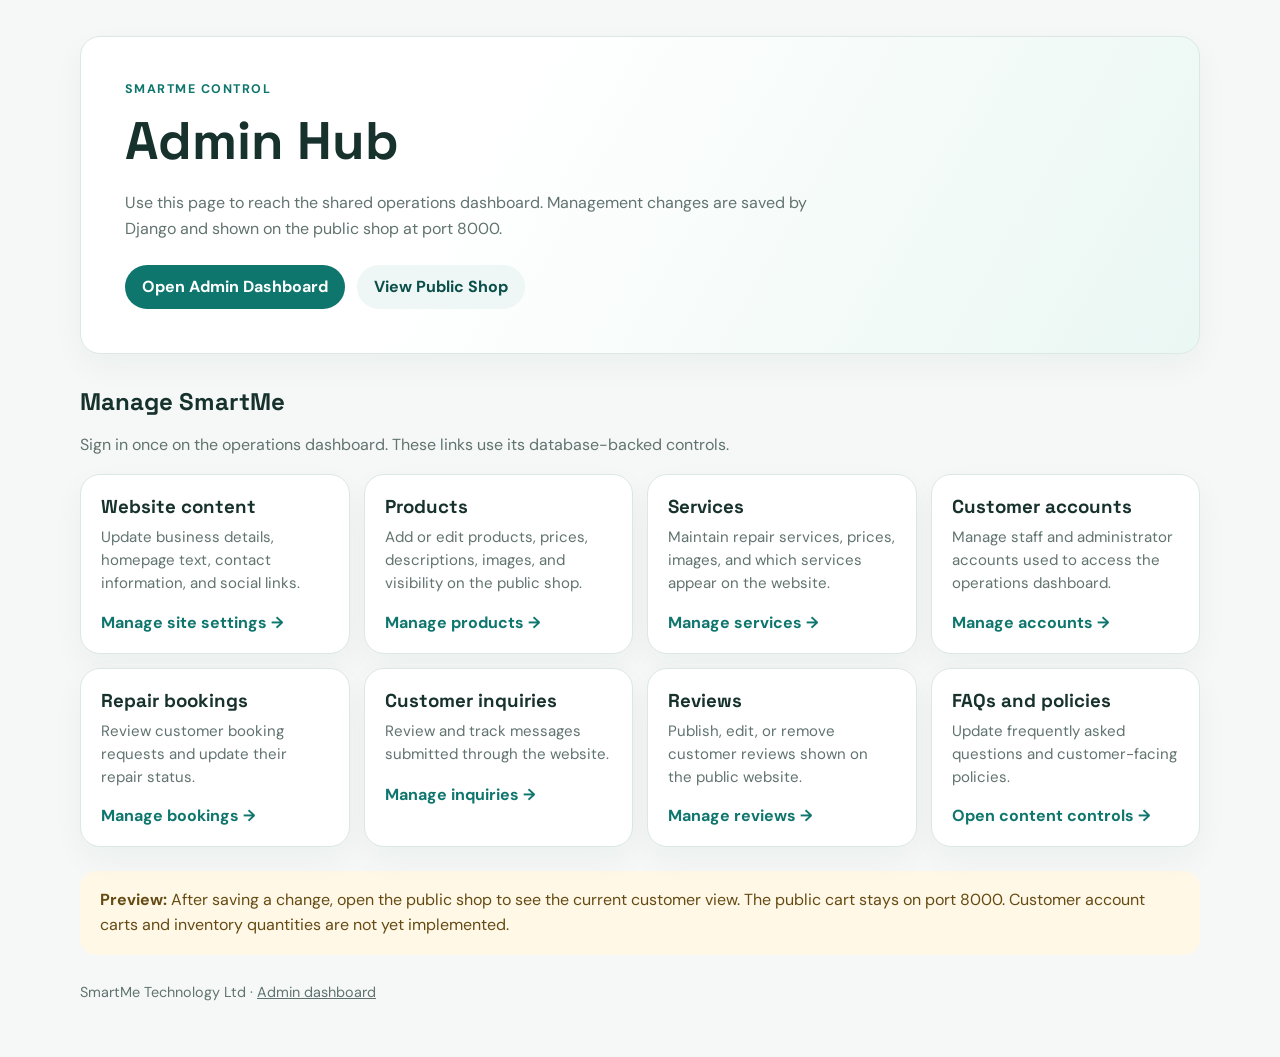
<file: admin.html>
<!DOCTYPE html>
<html lang="en">
<head>
  <meta charset="UTF-8">
  <meta name="viewport" content="width=device-width, initial-scale=1.0">
  <meta name="theme-color" content="#0f766e">
  <title>SmartMe Admin Hub</title>
  <link rel="preconnect" href="https://fonts.googleapis.com">
  <link rel="preconnect" href="https://fonts.gstatic.com" crossorigin>
  <link href="https://fonts.googleapis.com/css2?family=Space+Grotesk:wght@400;500;700&family=DM+Sans:wght@400;500;700&display=swap" rel="stylesheet">
  <style>
    :root { color-scheme: light; --ink: #17312d; --muted: #61736f; --brand: #0f766e; --line: #dbe8e5; --wash: #eef7f5; }
    * { box-sizing: border-box; }
    body { margin: 0; color: var(--ink); background: #f5f8f7; font-family: "DM Sans", sans-serif; }
    a { color: inherit; }
    .wrap { width: min(1120px, calc(100% - 32px)); margin: 0 auto; padding: 36px 0 56px; }
    .hero, .panel, .card { background: white; border: 1px solid var(--line); border-radius: 20px; box-shadow: 0 12px 32px #1028200b; }
    .hero { padding: clamp(24px, 5vw, 44px); background: linear-gradient(120deg, #fff 35%, #eaf7f3); }
    .eyebrow { margin: 0 0 10px; color: var(--brand); font-size: .78rem; font-weight: 700; letter-spacing: .12em; text-transform: uppercase; }
    h1, h2, h3 { font-family: "Space Grotesk", sans-serif; }
    h1 { margin: 0; font-size: clamp(2rem, 5vw, 3.3rem); }
    .hero p:not(.eyebrow) { max-width: 720px; color: var(--muted); line-height: 1.65; }
    .actions { display: flex; flex-wrap: wrap; gap: 12px; margin-top: 22px; }
    .button { display: inline-flex; align-items: center; justify-content: center; min-height: 44px; padding: 10px 17px; border-radius: 999px; background: var(--brand); color: white; font-weight: 700; text-decoration: none; }
    .button.secondary { background: var(--wash); color: #0a4f4a; }
    .section-head { margin: 32px 0 16px; }
    .section-head h2 { margin: 0 0 6px; }
    .section-head p, .card p { color: var(--muted); line-height: 1.55; }
    .grid { display: grid; grid-template-columns: repeat(auto-fit, minmax(220px, 1fr)); gap: 14px; }
    .card { padding: 20px; }
    .card h3 { margin: 0 0 8px; }
    .card p { min-height: 48px; margin: 0 0 16px; font-size: .94rem; }
    .card a { color: var(--brand); font-weight: 700; text-decoration: none; }
    .card a:hover, .button:hover { filter: brightness(.93); }
    .note { margin-top: 24px; padding: 17px 20px; border-radius: 16px; background: #fff8e7; color: #654b13; line-height: 1.55; }
    footer { margin-top: 28px; color: var(--muted); font-size: .9rem; }
  </style>
</head>
<body>
  <main class="wrap">
    <section class="hero">
      <p class="eyebrow">SmartMe Control</p>
      <h1>Admin Hub</h1>
      <p>Use this page to reach the shared operations dashboard. Management changes are saved by Django and shown on the public shop at port 8000.</p>
      <div class="actions">
        <a class="button" href="http://localhost:8001/">Open Admin Dashboard</a>
        <a class="button secondary" href="http://localhost:8000/">View Public Shop</a>
      </div>
    </section>

    <section aria-labelledby="manage-title">
      <div class="section-head">
        <h2 id="manage-title">Manage SmartMe</h2>
        <p>Sign in once on the operations dashboard. These links use its database-backed controls.</p>
      </div>
      <div class="grid">
        <article class="card"><h3>Website content</h3><p>Update business details, homepage text, contact information, and social links.</p><a href="http://localhost:8001/admin/website/sitesettings/">Manage site settings &rarr;</a></article>
        <article class="card"><h3>Products</h3><p>Add or edit products, prices, descriptions, images, and visibility on the public shop.</p><a href="http://localhost:8001/admin/website/product/">Manage products &rarr;</a></article>
        <article class="card"><h3>Services</h3><p>Maintain repair services, prices, images, and which services appear on the website.</p><a href="http://localhost:8001/admin/website/service/">Manage services &rarr;</a></article>
        <article class="card"><h3>Customer accounts</h3><p>Manage staff and administrator accounts used to access the operations dashboard.</p><a href="http://localhost:8001/admin/auth/user/">Manage accounts &rarr;</a></article>
        <article class="card"><h3>Repair bookings</h3><p>Review customer booking requests and update their repair status.</p><a href="http://localhost:8001/admin/website/booking/">Manage bookings &rarr;</a></article>
        <article class="card"><h3>Customer inquiries</h3><p>Review and track messages submitted through the website.</p><a href="http://localhost:8001/admin/website/inquiry/">Manage inquiries &rarr;</a></article>
        <article class="card"><h3>Reviews</h3><p>Publish, edit, or remove customer reviews shown on the public website.</p><a href="http://localhost:8001/admin/website/review/">Manage reviews &rarr;</a></article>
        <article class="card"><h3>FAQs and policies</h3><p>Update frequently asked questions and customer-facing policies.</p><a href="http://localhost:8001/admin/">Open content controls &rarr;</a></article>
      </div>
    </section>

    <p class="note"><strong>Preview:</strong> After saving a change, open the public shop to see the current customer view. The public cart stays on port 8000. Customer account carts and inventory quantities are not yet implemented.</p>
    <footer>SmartMe Technology Ltd &middot; <a href="http://localhost:8001/">Admin dashboard</a></footer>
  </main>
</body>
</html>
</file>
<file: styles.css>
:root {
  --bg: #f4efe5;
  --surface: rgba(255, 255, 255, 0.75);
  --ink: #16211d;
  --muted: #55625d;
  --line: rgba(22, 33, 29, 0.12);
  --brand: #0f766e;
  --brand-deep: #0a4f4a;
  --accent: #f59e0b;
  --shadow: 0 20px 50px rgba(17, 24, 39, 0.08);
  --radius-lg: 28px;
}

*, *::before, *::after { box-sizing: border-box; }
html { scroll-behavior: smooth; }
body {
  margin: 0;
  font-family: "DM Sans", sans-serif;
  color: var(--ink);
  background:
    radial-gradient(circle at top left, rgba(15, 118, 110, 0.18), transparent 28%),
    radial-gradient(circle at 85% 10%, rgba(245, 158, 11, 0.24), transparent 24%),
    linear-gradient(180deg, #f7f3eb 0%, #eef5f1 100%);
}
a { color: inherit; text-decoration: none; }
img, iframe { max-width: 100%; border: 0; }
input, select, textarea, button { font: inherit; }
.site-shell { width: min(1240px, calc(100% - 32px)); margin: 0 auto; padding: 18px 0 32px; }
.topbar {
  position: sticky; top: 12px; z-index: 20; display: grid; grid-template-columns: auto 1fr auto; gap: 20px; align-items: center;
  padding: 14px 18px; margin-bottom: 24px; background: rgba(255, 253, 249, 0.88); border: 1px solid rgba(255, 255, 255, 0.7);
  border-radius: 999px; backdrop-filter: blur(18px); box-shadow: var(--shadow);
}
.brand { display: inline-flex; align-items: center; gap: 12px; }
.brand-mark {
  display: grid; place-items: center; width: 48px; height: 48px; border-radius: 16px; font-family: "Space Grotesk", sans-serif;
  font-weight: 700; color: white; background: linear-gradient(135deg, var(--brand), var(--brand-deep));
}
.brand-text { display: flex; flex-direction: column; line-height: 1.05; }
.brand-text strong, .hero h1, .section-heading h2, .highlight-card h2 { font-family: "Space Grotesk", sans-serif; }
.main-nav { display: flex; justify-content: center; gap: 18px; flex-wrap: wrap; }
.main-nav a, .social-links a { color: var(--muted); transition: color 0.2s ease; }
.main-nav a:hover, .social-links a:hover { color: var(--brand-deep); }
.nav-actions { display: flex; align-items: center; gap: 12px; }
.search-chip { display: flex; align-items: center; gap: 10px; padding: 10px 14px; border-radius: 999px; background: white; border: 1px solid var(--line); }
.search-chip input { min-width: 220px; border: 0; outline: 0; background: transparent; }
.cart-button, .button { border: 0; cursor: pointer; }
.cart-button, .button-primary, .button-secondary, .button-ghost {
  display: inline-flex; justify-content: center; align-items: center; gap: 8px; padding: 12px 18px; border-radius: 999px; font-weight: 700;
  transition: transform 0.2s ease, box-shadow 0.2s ease, background 0.2s ease;
}
.cart-button:hover, .button:hover { transform: translateY(-1px); }
.cart-button, .button-primary { color: white; background: linear-gradient(135deg, var(--brand), var(--brand-deep)); box-shadow: 0 12px 24px rgba(15, 118, 110, 0.22); }
.button-secondary { color: var(--brand-deep); background: rgba(15, 118, 110, 0.1); }
.button-ghost { color: var(--ink); background: rgba(255, 255, 255, 0.75); border: 1px solid var(--line); }
#cart-count { display: inline-grid; place-items: center; width: 24px; height: 24px; border-radius: 999px; background: rgba(255, 255, 255, 0.2); }
.hero, .feature-strip, .service-banner, .checkout-card, .footer, .form-card, .contact-card, .map-card, .cart-drawer { box-shadow: var(--shadow); }
.hero {
  display: grid; grid-template-columns: 1.15fr 0.85fr; gap: 28px; align-items: stretch; padding: 34px; border-radius: 36px;
  background: linear-gradient(140deg, rgba(255, 253, 249, 0.95), rgba(237, 248, 244, 0.88)); border: 1px solid rgba(255, 255, 255, 0.8);
}
.eyebrow { margin: 0 0 10px; color: var(--brand); text-transform: uppercase; letter-spacing: 0.12em; font-size: 0.82rem; font-weight: 700; }
.hero h1 { margin: 0; font-size: clamp(2.8rem, 5vw, 5.2rem); line-height: 0.95; }
.hero-text, .section-heading p, .service-card p, .info-card p, .review-card p, .blog-card p, .footer p, .contact-list, .checkout-card p { color: var(--muted); }
.hero-text { max-width: 58ch; font-size: 1.08rem; }
.hero-cta, .hero-contact, .feature-strip, .about-grid, .service-grid, .blog-grid, .policy-grid, .review-grid, .product-grid, .choose-grid, .contact-layout, .form-grid { display: grid; gap: 18px; }
.hero-tags { display: flex; flex-wrap: wrap; gap: 10px; margin-top: 18px; }
.hero-tags span {
  padding: 10px 14px;
  border-radius: 999px;
  background: rgba(15, 118, 110, 0.08);
  border: 1px solid rgba(15, 118, 110, 0.16);
  color: var(--brand-deep);
  font-weight: 700;
}
.hero-cta { grid-template-columns: repeat(3, max-content); margin: 28px 0; }
.hero-contact { grid-template-columns: repeat(3, minmax(0, 1fr)); padding: 0; list-style: none; }
.hero-panel { display: grid; gap: 18px; }
.hero-grid { display: grid; grid-template-columns: repeat(2, minmax(0, 1fr)); gap: 18px; }
.hero-card, .info-card, .service-card, .product-card, .review-card, .blog-card {
  padding: 22px; border-radius: var(--radius-lg); background: rgba(255,255,255,0.75); border: 1px solid rgba(255, 255, 255, 0.75); backdrop-filter: blur(14px);
}
.highlight-card { min-height: 200px; background: linear-gradient(150deg, rgba(15, 118, 110, 0.9), rgba(10, 79, 74, 0.92)); color: white; }
.highlight-card p { color: rgba(255, 255, 255, 0.84); }
.metric { display: block; margin-bottom: 10px; font-family: "Space Grotesk", sans-serif; font-size: 2rem; font-weight: 700; }
.accent { background: linear-gradient(180deg, rgba(245, 158, 11, 0.18), rgba(255, 255, 255, 0.72)); }
.feature-strip, .service-banner, .checkout-card, .footer, .form-card, .contact-card, .map-card {
  padding: 24px; margin-top: 28px; border-radius: 28px; background: rgba(255, 253, 249, 0.82); border: 1px solid rgba(255, 255, 255, 0.8);
}
.feature-strip { grid-template-columns: repeat(3, minmax(0, 1fr)); }
.section { padding: 68px 0 0; }
.section-heading { max-width: 760px; margin-bottom: 24px; }
.section-heading h2 { margin: 0 0 10px; font-size: clamp(2rem, 4vw, 3.6rem); line-height: 1; }
.about-grid, .policy-grid, .review-grid, .blog-grid { grid-template-columns: repeat(3, minmax(0, 1fr)); }
.choose-grid, .contact-layout { grid-template-columns: 1fr 1fr; margin-top: 20px; }
.team-card { padding: 24px; border-radius: var(--radius-lg); background: linear-gradient(180deg, rgba(15, 118, 110, 0.12), rgba(255, 255, 255, 0.78)); border: 1px solid var(--line); }
.team-list { display: grid; gap: 14px; }
.check-list { padding-left: 20px; color: var(--muted); }
.service-grid { grid-template-columns: repeat(4, minmax(0, 1fr)); }
.service-card span { display: inline-block; margin-top: 14px; font-weight: 700; color: var(--brand-deep); }
.service-banner { display: grid; grid-template-columns: 1.2fr auto auto; align-items: center; gap: 20px; }
.banner-meta { display: grid; gap: 4px; }
.shop-categories { display: grid; grid-template-columns: repeat(4, minmax(0, 1fr)); gap: 18px; margin-bottom: 24px; }
.category-tile {
  padding: 20px;
  border-radius: 24px;
  background: linear-gradient(180deg, rgba(15, 118, 110, 0.08), rgba(255, 255, 255, 0.86));
  border: 1px solid rgba(15, 118, 110, 0.12);
}
.category-label {
  display: inline-block;
  margin-bottom: 10px;
  font-family: "Space Grotesk", sans-serif;
  font-weight: 700;
  font-size: 1.1rem;
}
.shop-toolbar { display: flex; gap: 16px; flex-wrap: wrap; margin-bottom: 20px; }
.shop-toolbar label, .form-grid label, .form-card > label { display: grid; gap: 8px; color: var(--ink); font-weight: 500; }
.shop-groups { display: grid; gap: 28px; }
.product-section {
  padding: 24px;
  border-radius: 28px;
  background: rgba(255, 253, 249, 0.82);
  border: 1px solid rgba(255, 255, 255, 0.8);
  box-shadow: var(--shadow);
}
.product-section-heading { margin-bottom: 18px; }
.product-section-heading h3 {
  margin: 0 0 8px;
  font-family: "Space Grotesk", sans-serif;
  font-size: 1.8rem;
}
.product-section-heading p { margin: 0; color: var(--muted); }
.product-grid { grid-template-columns: repeat(2, minmax(0, 1fr)); }
.product-card { display: grid; gap: 14px; padding: 18px; }
.product-image {
  min-height: 220px;
  border-radius: 22px;
  background-size: cover;
  background-position: center;
  position: relative;
  overflow: hidden;
}
.product-image.photo::after {
  content: "";
  position: absolute;
  inset: 0;
  background: linear-gradient(180deg, rgba(9, 17, 28, 0.02), rgba(9, 17, 28, 0.24));
}
.phone-photo-1 { background-image: linear-gradient(135deg, rgba(15,118,110,0.18), rgba(15,118,110,0.04)), url("https://images.unsplash.com/photo-1511707171634-5f897ff02aa9?auto=format&fit=crop&w=900&q=80"); }
.phone-photo-2 { background-image: linear-gradient(135deg, rgba(245,158,11,0.18), rgba(245,158,11,0.04)), url("https://images.unsplash.com/photo-1598327105666-5b89351aff97?auto=format&fit=crop&w=900&q=80"); }
.laptop-photo-1 { background-image: linear-gradient(135deg, rgba(15,118,110,0.18), rgba(15,118,110,0.04)), url("https://images.unsplash.com/photo-1496181133206-80ce9b88a853?auto=format&fit=crop&w=900&q=80"); }
.laptop-photo-2 { background-image: linear-gradient(135deg, rgba(59,130,246,0.18), rgba(59,130,246,0.04)), url("https://images.unsplash.com/photo-1517336714739-489689fd1ca8?auto=format&fit=crop&w=900&q=80"); }
.accessory-photo-1 { background-image: linear-gradient(135deg, rgba(245,158,11,0.18), rgba(245,158,11,0.04)), url("https://images.unsplash.com/photo-1583863788434-e58a36330cf0?auto=format&fit=crop&w=900&q=80"); }
.accessory-photo-2 { background-image: linear-gradient(135deg, rgba(22,33,29,0.18), rgba(22,33,29,0.04)), url("https://images.unsplash.com/photo-1505740420928-5e560c06d30e?auto=format&fit=crop&w=900&q=80"); }
.part-photo-1 { background-image: linear-gradient(135deg, rgba(14,116,144,0.18), rgba(14,116,144,0.04)), url("https://images.unsplash.com/photo-1591488320449-011701bb6704?auto=format&fit=crop&w=900&q=80"); }
.tablet-photo-1 { background-image: linear-gradient(135deg, rgba(59,130,246,0.18), rgba(59,130,246,0.04)), url("https://images.unsplash.com/photo-1544244015-0df4b3ffc6b0?auto=format&fit=crop&w=900&q=80"); }
.product-badge {
  display: inline-flex;
  width: fit-content;
  padding: 8px 12px;
  border-radius: 999px;
  background: rgba(15, 118, 110, 0.1);
  color: var(--brand-deep);
  font-size: 0.82rem;
  font-weight: 700;
}
.product-specs {
  margin: 0;
  padding-left: 18px;
  color: var(--muted);
  display: grid;
  gap: 6px;
}
.product-meta { display: flex; justify-content: space-between; align-items: center; gap: 12px; }
.product-meta span { font-size: 1.3rem; font-weight: 700; }
.form-card { display: grid; gap: 20px; }
.form-grid { grid-template-columns: repeat(2, minmax(0, 1fr)); }
input, select, textarea {
  width: 100%; padding: 14px 16px; border-radius: 16px; border: 1px solid var(--line); background: rgba(255, 255, 255, 0.92); outline-color: var(--brand);
}
.compact-form { margin-top: 24px; }
.faq-list { display: grid; gap: 14px; }
.faq-list details { padding: 18px 20px; border-radius: 18px; background: rgba(255, 255, 255, 0.82); border: 1px solid var(--line); }
.faq-list summary { cursor: pointer; font-weight: 700; }
.social-links { display: flex; gap: 16px; flex-wrap: wrap; margin-top: 18px; }
.social-links a {
  display: inline-flex;
  align-items: center;
  gap: 10px;
  padding: 10px 14px;
  border-radius: 999px;
  background: rgba(255, 255, 255, 0.75);
  border: 1px solid var(--line);
}
.social-icon {
  display: inline-flex;
  align-items: center;
  justify-content: center;
  width: 34px;
  height: 34px;
  border-radius: 50%;
  background: rgba(15, 118, 110, 0.1);
  color: var(--brand-deep);
}
.social-icon svg {
  width: 18px;
  height: 18px;
}
.contact-list { padding: 0; margin: 0; list-style: none; display: grid; gap: 12px; }
.map-card iframe { width: 100%; min-height: 340px; border-radius: 18px; }
.cart-overlay {
  position: fixed;
  inset: 0;
  display: none;
  border: 0;
  background: rgba(7, 12, 19, 0.42);
  backdrop-filter: blur(4px);
  z-index: 24;
}
.cart-overlay.open { display: block; }
.cart-drawer {
  position: fixed; top: 24px; right: 24px; z-index: 25; width: min(380px, calc(100% - 32px)); max-height: calc(100vh - 48px); display: none; overflow: auto;
  padding: 24px; border-radius: 28px; border: 1px solid rgba(255, 255, 255, 0.7); background: rgba(255, 253, 249, 0.98);
}
.cart-drawer.open { display: block; }
.cart-header, .cart-footer { display: flex; justify-content: space-between; align-items: center; gap: 16px; }
.close-cart-button {
  width: 42px;
  height: 42px;
  padding: 0;
  border-radius: 999px;
  background: rgba(15, 118, 110, 0.1);
  color: var(--brand-deep);
  font-weight: 700;
}
.cart-items { display: grid; gap: 12px; margin: 20px 0; }
.cart-item { display: flex; justify-content: space-between; gap: 12px; padding: 12px 0; border-bottom: 1px solid var(--line); }
.footer { display: grid; grid-template-columns: 1fr 1fr; gap: 20px; margin-top: 40px; }
.form-feedback { min-height: 1.2em; margin: 0; color: var(--brand-deep); font-weight: 700; }
[hidden] { display: none !important; }
@media (max-width: 1080px) {
  .topbar, .hero, .feature-strip, .service-grid, .about-grid, .policy-grid, .review-grid, .blog-grid, .choose-grid, .contact-layout, .footer, .service-banner, .shop-categories, .product-grid { grid-template-columns: 1fr; }
  .topbar { border-radius: 30px; }
  .main-nav { justify-content: flex-start; }
  .nav-actions { display: grid; }
  .hero-cta, .hero-contact, .form-grid { grid-template-columns: 1fr; }
  .search-chip input { min-width: 0; }
  .hero-grid { grid-template-columns: 1fr 1fr; }
}
@media (max-width: 720px) {
  .site-shell { width: min(100% - 20px, 100%); }
  .topbar { position: static; display: flex; flex-direction: column; align-items: stretch; border-radius: 24px; }
  .hero { padding: 22px; border-radius: 28px; }
  .hero h1 { font-size: 2.7rem; }
  .hero-cta { display: grid; }
  .hero-grid, .about-grid, .policy-grid, .review-grid, .blog-grid, .product-grid, .shop-categories { grid-template-columns: 1fr; }
  .hero-contact { grid-template-columns: 1fr; gap: 10px; }
  .hero-tags { gap: 8px; }
  .product-meta, .cart-header, .cart-footer { flex-direction: column; align-items: flex-start; }
}
</file>
